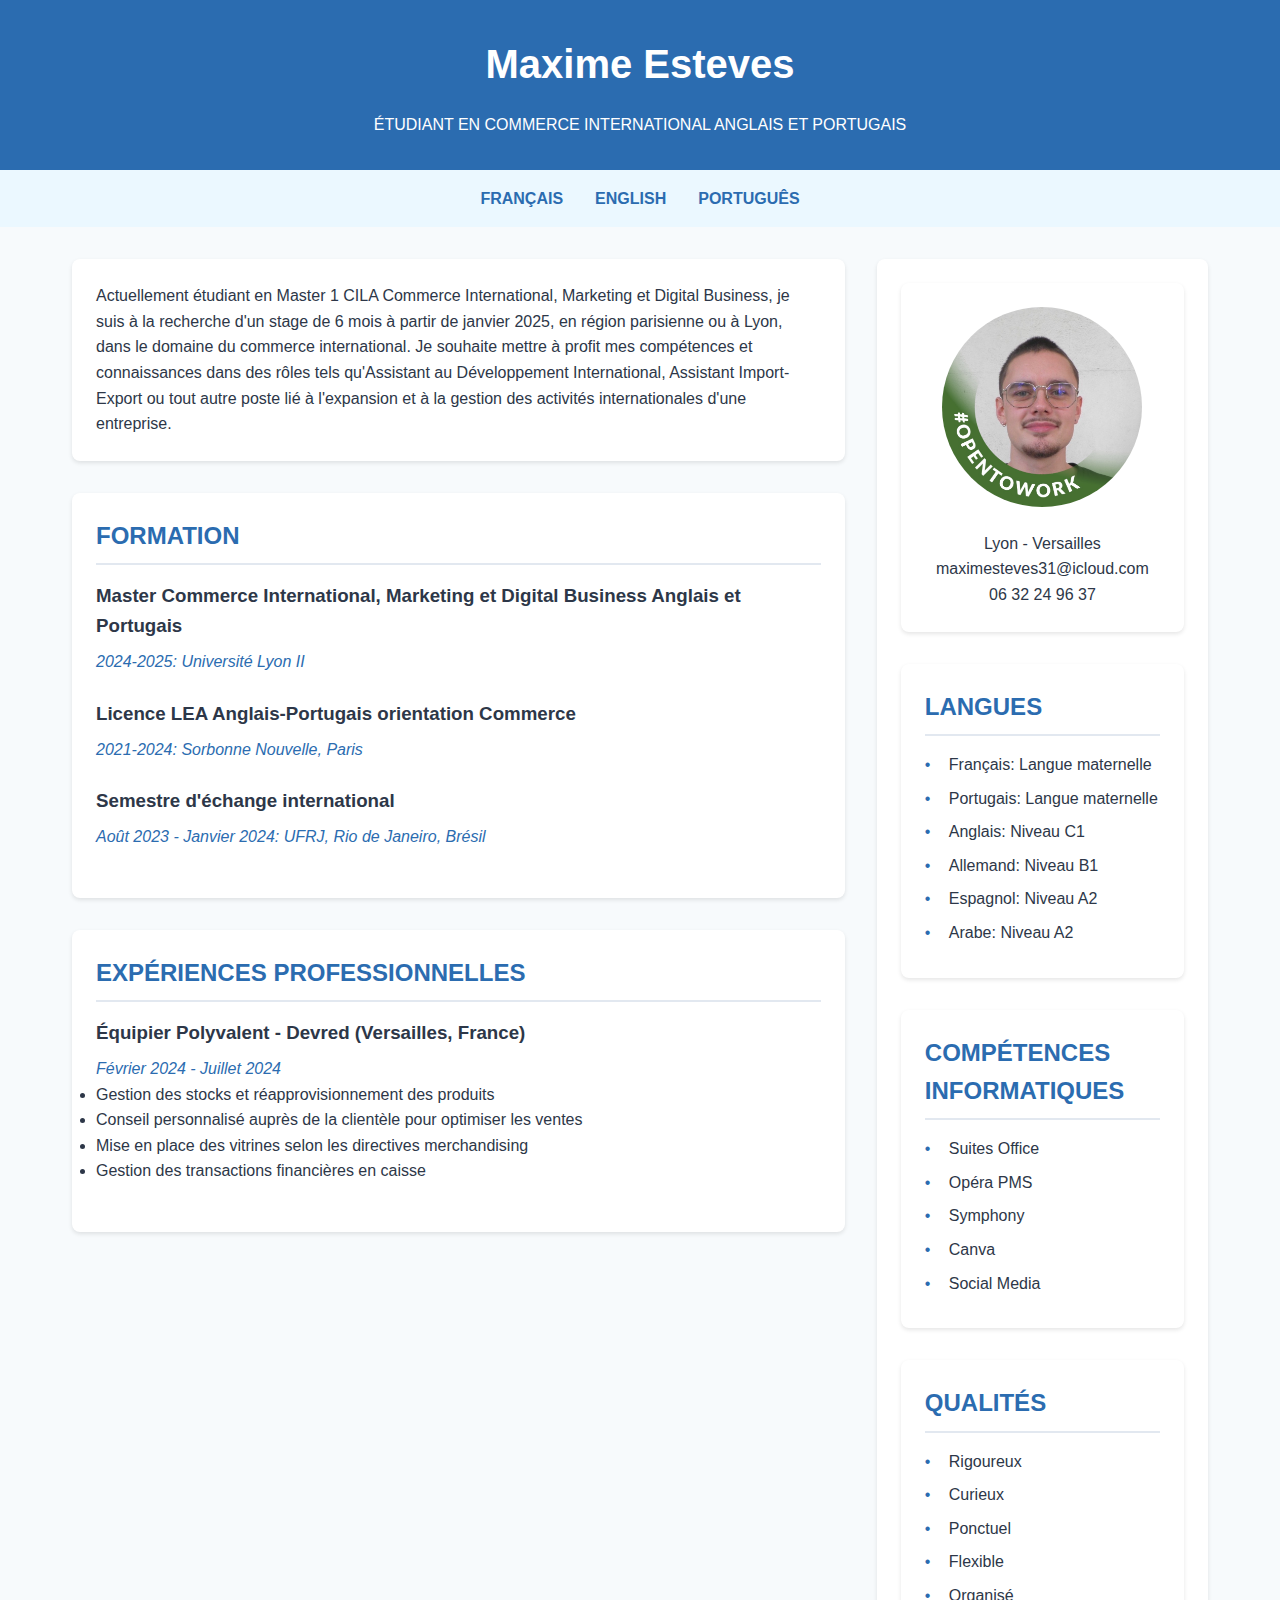
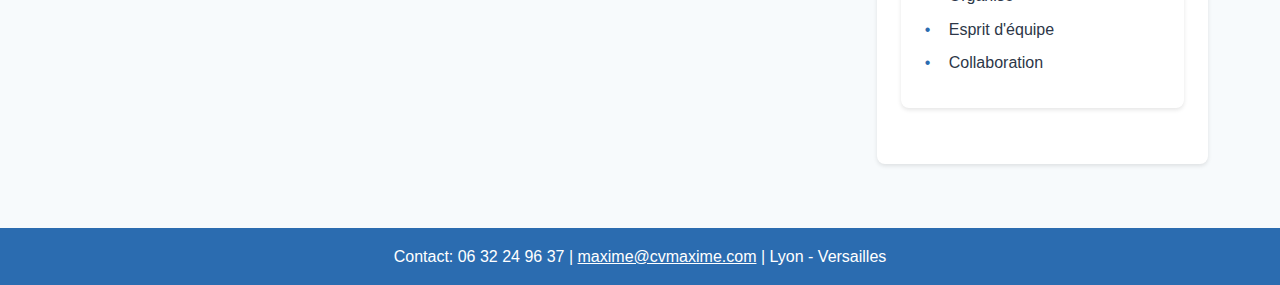
<file: index.html>
<!DOCTYPE html>
<html lang="fr">
  <head>
    <meta charset="UTF-8" />
    <meta name="viewport" content="width=device-width, initial-scale=1.0" />
    <title>Maxime Esteves - CV</title>
    <link rel="stylesheet" href="styles.css" />
  </head>
  <body>
    <header>
      <h1>Maxime Esteves</h1>
      <p>ÉTUDIANT EN COMMERCE INTERNATIONAL ANGLAIS ET PORTUGAIS</p>
    </header>

    <!-- Barre de navigation pour le changement de langue -->
    <nav>
      <a href="index.html">FRANÇAIS</a>
      <a href="index-en.html">ENGLISH</a>
      <a href="index-pt.html">PORTUGUÊS</a>
    </nav>

    <!-- Contenu principal du CV -->
    <main>
      <!-- Section principale avec les informations professionnelles -->
      <article>
        <!-- Présentation personnelle -->
        <section id="about">
          <p>
            Actuellement étudiant en Master 1 CILA Commerce International,
            Marketing et Digital Business, je suis à la recherche d'un stage de
            6 mois à partir de janvier 2025, en région parisienne ou à Lyon,
            dans le domaine du commerce international. Je souhaite mettre à
            profit mes compétences et connaissances dans des rôles tels
            qu'Assistant au Développement International, Assistant Import-Export
            ou tout autre poste lié à l'expansion et à la gestion des activités
            internationales d'une entreprise.
          </p>
        </section>

        <!-- Section formation avec liste chronologique -->
        <section id="education">
          <h2>FORMATION</h2>
          <div class="experience">
            <h3>
              Master Commerce International, Marketing et Digital Business
              Anglais et Portugais
            </h3>
            <p class="experience-date">2024-2025: Université Lyon II</p>
          </div>
          <div class="experience">
            <h3>Licence LEA Anglais-Portugais orientation Commerce</h3>
            <p class="experience-date">2021-2024: Sorbonne Nouvelle, Paris</p>
          </div>
          <div class="experience">
            <h3>Semestre d'échange international</h3>
            <p class="experience-date">
              Août 2023 - Janvier 2024: UFRJ, Rio de Janeiro, Brésil
            </p>
          </div>
        </section>

        <!-- Expériences professionnelles détaillées -->
        <section id="experience">
          <h2>EXPÉRIENCES PROFESSIONNELLES</h2>
          <div class="experience">
            <h3>Équipier Polyvalent - Devred (Versailles, France)</h3>
            <p class="experience-date">Février 2024 - Juillet 2024</p>
            <ul>
              <li>Gestion des stocks et réapprovisionnement des produits</li>
              <li>
                Conseil personnalisé auprès de la clientèle pour optimiser les
                ventes
              </li>
              <li>
                Mise en place des vitrines selon les directives merchandising
              </li>
              <li>Gestion des transactions financières en caisse</li>
            </ul>
          </div>
        </section>
      </article>

      <!-- Informations personnelles -->
      <aside>
        <!-- Section avec photo de profil et informations de contact -->
        <section class="personal-info">
          <img
            src="./assets/image.jpeg"
            alt="Photo de profil"
          />
          <p>Lyon - Versailles</p>
          <p>maximesteves31@icloud.com</p>
          <p>06 32 24 96 37</p>
        </section>

        <!-- Section langues avec liste des langues et niveaux -->
        <section id="languages">
          <h2>LANGUES</h2>
          <ul class="languages">
            <li>Français: Langue maternelle</li>
            <li>Portugais: Langue maternelle</li>
            <li>Anglais: Niveau C1</li>
            <li>Allemand: Niveau B1</li>
            <li>Espagnol: Niveau A2</li>
            <li>Arabe: Niveau A2</li>
          </ul>
        </section>

        <!-- Section compétences informatiques -->
        <section id="skills">
          <h2>COMPÉTENCES INFORMATIQUES</h2>
          <ul class="skills">
            <li>Suites Office</li>
            <li>Opéra PMS</li>
            <li>Symphony</li>
            <li>Canva</li>
            <li>Social Media</li>
          </ul>
        </section>

        <!-- Section qualités -->
        <section id="qualities">
          <h2>QUALITÉS</h2>
          <ul class="qualities">
            <li>Rigoureux</li>
            <li>Curieux</li>
            <li>Ponctuel</li>
            <li>Flexible</li>
            <li>Organisé</li>
            <li>Esprit d'équipe</li>
            <li>Collaboration</li>
          </ul>
        </section>
      </aside>
    </main>

    <!-- Pied de page avec les informations de contact -->
    <footer>
      <p>
        Contact: 06 32 24 96 37 | <a href="mailto:maxime@cvmaxime.com">maxime@cvmaxime.com</a> | Lyon - Versailles
      </p>
    </footer>
  </body>
</html>
</file>
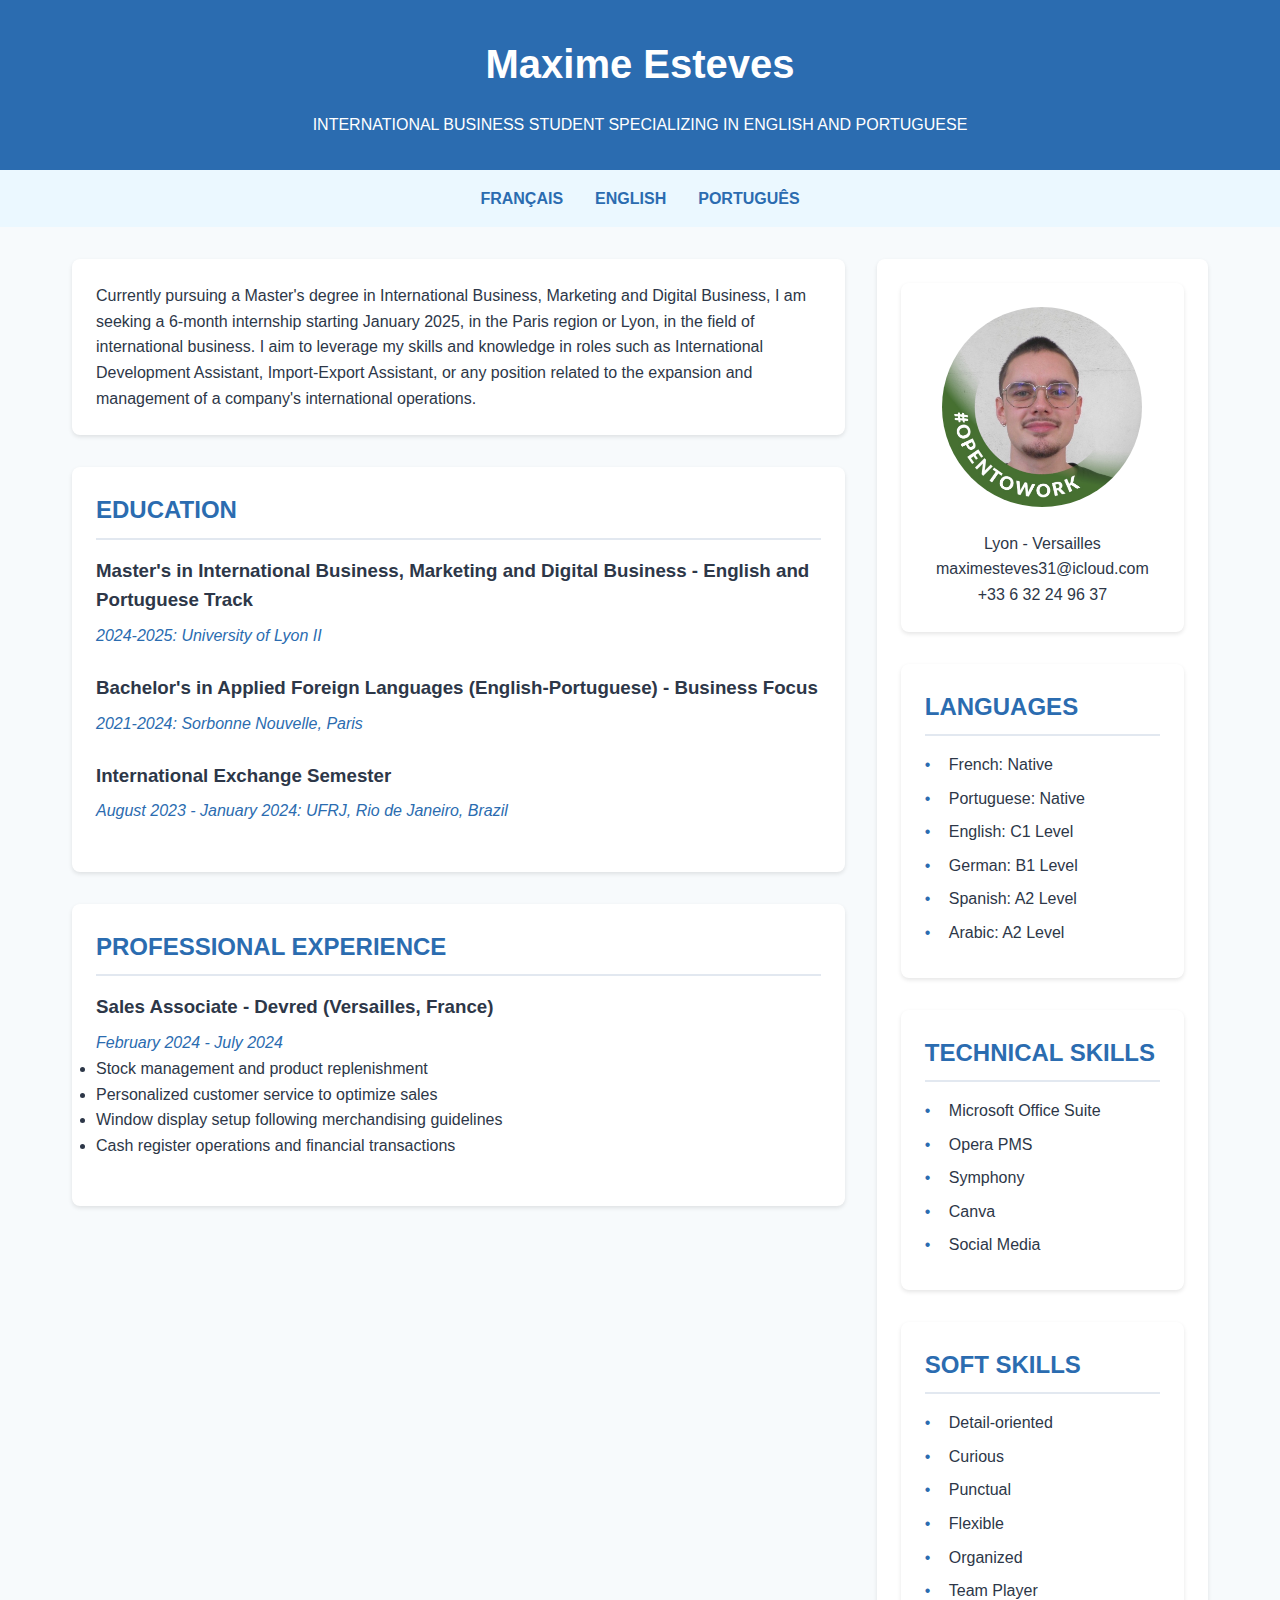
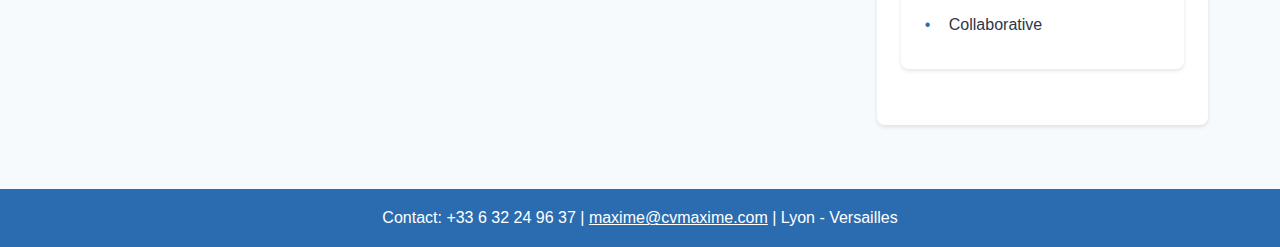
<file: index-en.html>
<!DOCTYPE html>
<html lang="en">
  <head>
    <meta charset="UTF-8" />
    <meta name="viewport" content="width=device-width, initial-scale=1.0" />
    <title>Maxime Esteves - Resume</title>
    <link rel="stylesheet" href="styles.css" />
  </head>
  <body>
    <header>
      <h1>Maxime Esteves</h1>
      <p>
        INTERNATIONAL BUSINESS STUDENT SPECIALIZING IN ENGLISH AND PORTUGUESE
      </p>
    </header>

    <nav>
      <a href="index.html">FRANÇAIS</a>
      <a href="index-en.html">ENGLISH</a>
      <a href="index-pt.html">PORTUGUÊS</a>
    </nav>

    <main>
      <article>
        <section id="about">
          <p>
            Currently pursuing a Master's degree in International Business,
            Marketing and Digital Business, I am seeking a 6-month internship
            starting January 2025, in the Paris region or Lyon, in the field of
            international business. I aim to leverage my skills and knowledge in
            roles such as International Development Assistant, Import-Export
            Assistant, or any position related to the expansion and management
            of a company's international operations.
          </p>
        </section>

        <section id="education">
          <h2>EDUCATION</h2>
          <div class="experience">
            <h3>
              Master's in International Business, Marketing and Digital Business
              - English and Portuguese Track
            </h3>
            <p class="experience-date">2024-2025: University of Lyon II</p>
          </div>
          <div class="experience">
            <h3>
              Bachelor's in Applied Foreign Languages (English-Portuguese) -
              Business Focus
            </h3>
            <p class="experience-date">2021-2024: Sorbonne Nouvelle, Paris</p>
          </div>
          <div class="experience">
            <h3>International Exchange Semester</h3>
            <p class="experience-date">
              August 2023 - January 2024: UFRJ, Rio de Janeiro, Brazil
            </p>
          </div>
        </section>

        <section id="experience">
          <h2>PROFESSIONAL EXPERIENCE</h2>
          <div class="experience">
            <h3>Sales Associate - Devred (Versailles, France)</h3>
            <p class="experience-date">February 2024 - July 2024</p>
            <ul>
              <li>Stock management and product replenishment</li>
              <li>Personalized customer service to optimize sales</li>
              <li>Window display setup following merchandising guidelines</li>
              <li>Cash register operations and financial transactions</li>
            </ul>
          </div>
        </section>
      </article>

      <aside>
        <section class="personal-info">
          <img
            src="./assets/image.jpeg"
            alt="Profile photo"
          />
          <p>Lyon - Versailles</p>
          <p>maximesteves31@icloud.com</p>
          <p>+33 6 32 24 96 37</p>
        </section>

        <section id="languages">
          <h2>LANGUAGES</h2>
          <ul class="languages">
            <li>French: Native</li>
            <li>Portuguese: Native</li>
            <li>English: C1 Level</li>
            <li>German: B1 Level</li>
            <li>Spanish: A2 Level</li>
            <li>Arabic: A2 Level</li>
          </ul>
        </section>

        <section id="skills">
          <h2>TECHNICAL SKILLS</h2>
          <ul class="skills">
            <li>Microsoft Office Suite</li>
            <li>Opera PMS</li>
            <li>Symphony</li>
            <li>Canva</li>
            <li>Social Media</li>
          </ul>
        </section>

        <section id="qualities">
          <h2>SOFT SKILLS</h2>
          <ul class="qualities">
            <li>Detail-oriented</li>
            <li>Curious</li>
            <li>Punctual</li>
            <li>Flexible</li>
            <li>Organized</li>
            <li>Team Player</li>
            <li>Collaborative</li>
          </ul>
        </section>
      </aside>
    </main>

    <footer>
      <p>
        Contact: +33 6 32 24 96 37 | <a href="mailto:maxime@cvmaxime.com">maxime@cvmaxime.com</a> | Lyon -
        Versailles
      </p>
    </footer>
  </body>
</html>
</file>
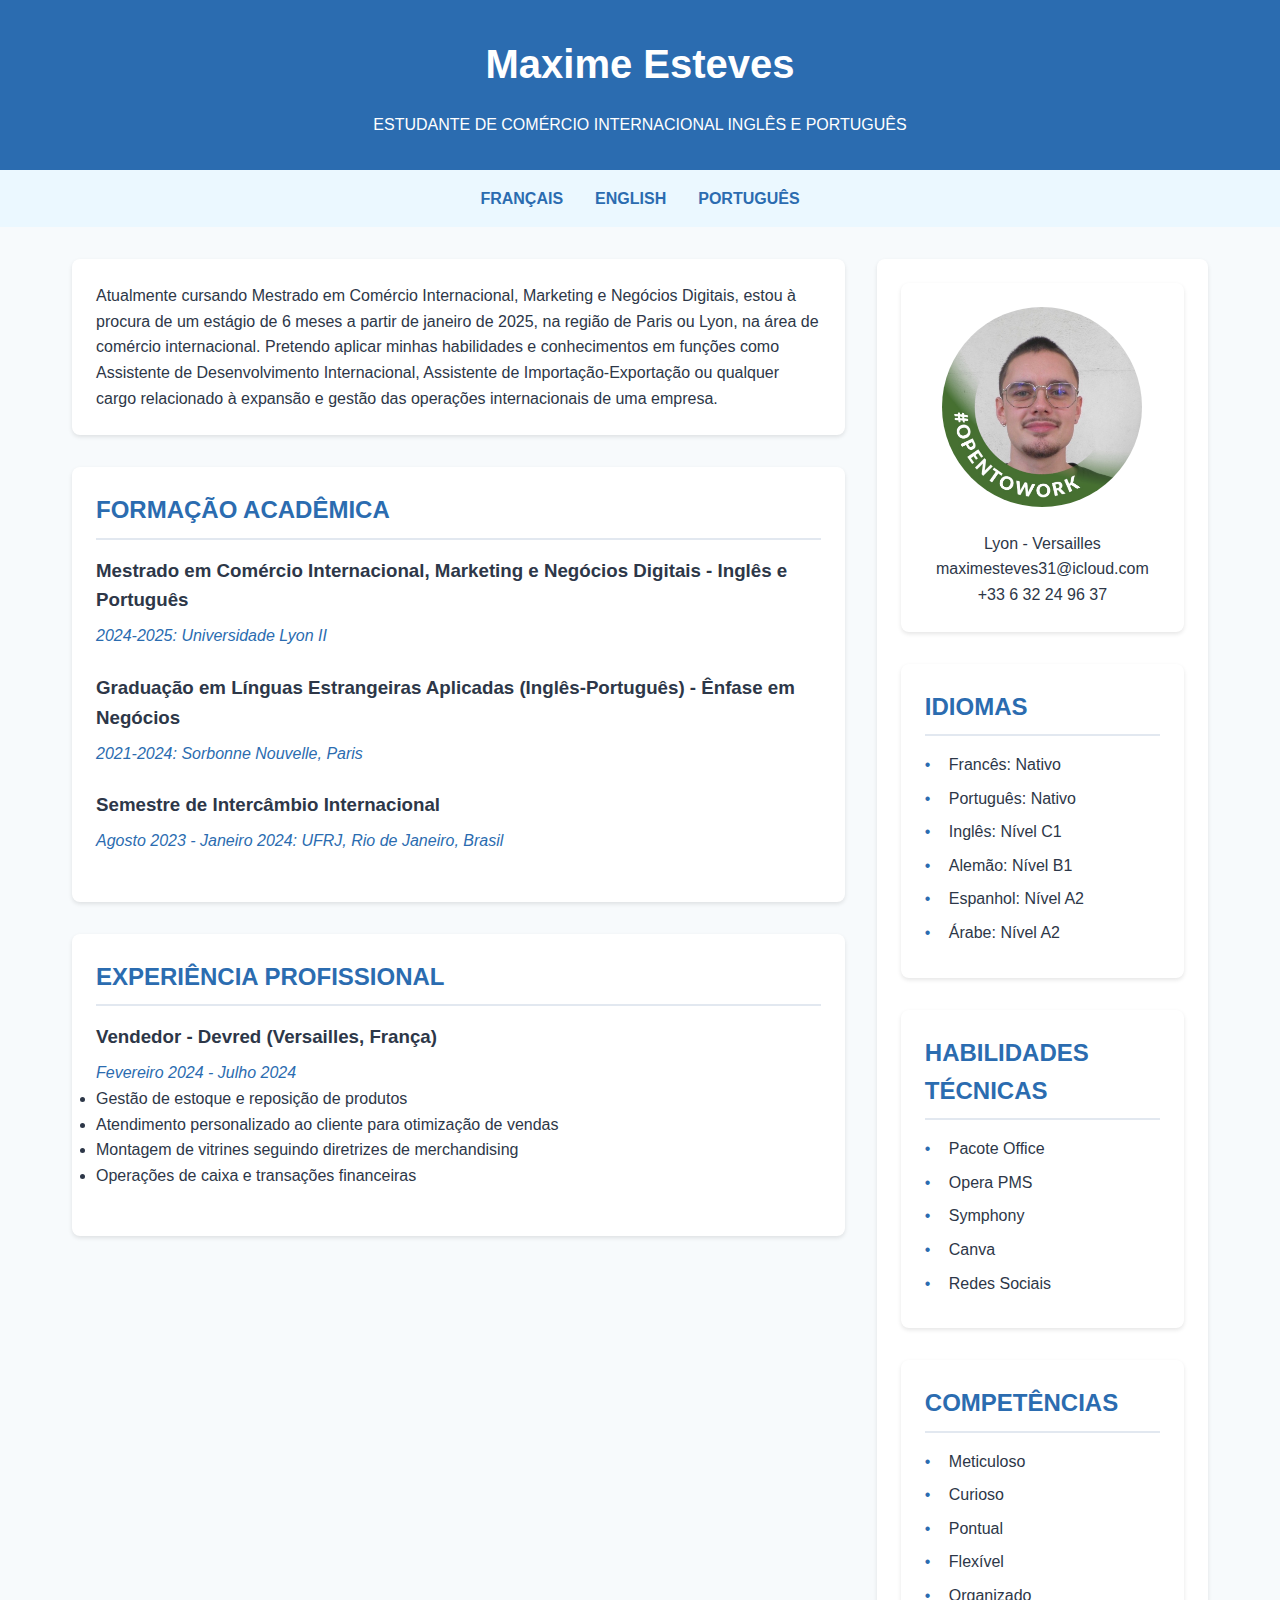
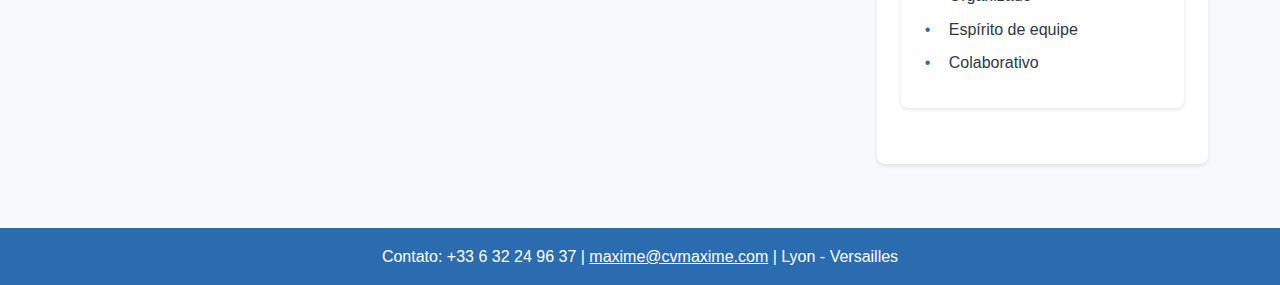
<file: index-pt.html>
<!DOCTYPE html>
<html lang="pt">
  <head>
    <meta charset="UTF-8" />
    <meta name="viewport" content="width=device-width, initial-scale=1.0" />
    <title>Maxime Esteves - Currículo</title>
    <link rel="stylesheet" href="styles.css" />
  </head>
  <body>
    <header>
      <h1>Maxime Esteves</h1>
      <p>ESTUDANTE DE COMÉRCIO INTERNACIONAL INGLÊS E PORTUGUÊS</p>
    </header>

    <nav>
      <a href="index.html">FRANÇAIS</a>
      <a href="index-en.html">ENGLISH</a>
      <a href="index-pt.html">PORTUGUÊS</a>
    </nav>

    <main>
      <article>
        <section id="about">
          <p>
            Atualmente cursando Mestrado em Comércio Internacional, Marketing e
            Negócios Digitais, estou à procura de um estágio de 6 meses a partir
            de janeiro de 2025, na região de Paris ou Lyon, na área de comércio
            internacional. Pretendo aplicar minhas habilidades e conhecimentos
            em funções como Assistente de Desenvolvimento Internacional,
            Assistente de Importação-Exportação ou qualquer cargo relacionado à
            expansão e gestão das operações internacionais de uma empresa.
          </p>
        </section>

        <section id="education">
          <h2>FORMAÇÃO ACADÊMICA</h2>
          <div class="experience">
            <h3>
              Mestrado em Comércio Internacional, Marketing e Negócios Digitais
              - Inglês e Português
            </h3>
            <p class="experience-date">2024-2025: Universidade Lyon II</p>
          </div>
          <div class="experience">
            <h3>
              Graduação em Línguas Estrangeiras Aplicadas (Inglês-Português) -
              Ênfase em Negócios
            </h3>
            <p class="experience-date">2021-2024: Sorbonne Nouvelle, Paris</p>
          </div>
          <div class="experience">
            <h3>Semestre de Intercâmbio Internacional</h3>
            <p class="experience-date">
              Agosto 2023 - Janeiro 2024: UFRJ, Rio de Janeiro, Brasil
            </p>
          </div>
        </section>

        <section id="experience">
          <h2>EXPERIÊNCIA PROFISSIONAL</h2>
          <div class="experience">
            <h3>Vendedor - Devred (Versailles, França)</h3>
            <p class="experience-date">Fevereiro 2024 - Julho 2024</p>
            <ul>
              <li>Gestão de estoque e reposição de produtos</li>
              <li>
                Atendimento personalizado ao cliente para otimização de vendas
              </li>
              <li>Montagem de vitrines seguindo diretrizes de merchandising</li>
              <li>Operações de caixa e transações financeiras</li>
            </ul>
          </div>
        </section>
      </article>

      <aside>
        <section class="personal-info">
          <img
          src="./assets/image.jpeg"
            alt="Foto de perfil"
          />
          <p>Lyon - Versailles</p>
          <p>maximesteves31@icloud.com</p>
          <p>+33 6 32 24 96 37</p>
        </section>

        <section id="languages">
          <h2>IDIOMAS</h2>
          <ul class="languages">
            <li>Francês: Nativo</li>
            <li>Português: Nativo</li>
            <li>Inglês: Nível C1</li>
            <li>Alemão: Nível B1</li>
            <li>Espanhol: Nível A2</li>
            <li>Árabe: Nível A2</li>
          </ul>
        </section>

        <section id="skills">
          <h2>HABILIDADES TÉCNICAS</h2>
          <ul class="skills">
            <li>Pacote Office</li>
            <li>Opera PMS</li>
            <li>Symphony</li>
            <li>Canva</li>
            <li>Redes Sociais</li>
          </ul>
        </section>

        <section id="qualities">
          <h2>COMPETÊNCIAS</h2>
          <ul class="qualities">
            <li>Meticuloso</li>
            <li>Curioso</li>
            <li>Pontual</li>
            <li>Flexível</li>
            <li>Organizado</li>
            <li>Espírito de equipe</li>
            <li>Colaborativo</li>
          </ul>
        </section>
      </aside>
    </main>

    <footer>
      <p>
        Contato: +33 6 32 24 96 37 | <a href="mailto:maxime@cvmaxime.com">maxime@cvmaxime.com</a> | Lyon -
        Versailles
      </p>
    </footer>
  </body>
</html>
</file>
<file: styles.css>
/* Définition des variables de couleurs globales */
:root {
  --primary-color: #2b6cb0; /* Bleu principal */
  --secondary-color: #ebf8ff; /* Bleu clair */
  --text-color: #2d3748; /* Couleur du texte */
  --border-color: #e2e8f0; /* Couleur des bordures */
}

/* Reset CSS pour uniformiser l'affichage */
* {
  margin: 0;
  padding: 0;
  box-sizing: border-box;
}

/* Styles de base du document */
body {
  font-family: Arial, sans-serif;
  line-height: 1.6;
  color: var(--text-color);
  background-color: #f7fafc;
}

/* Style de l'en-tête */
header {
  background-color: var(--primary-color);
  color: white;
  padding: 2rem;
  text-align: center;
}

/* Barre de navigation */
nav {
  background-color: var(--secondary-color);
  padding: 1rem;
  display: flex;
  justify-content: center;
  gap: 2rem;
}

/* Liens de navigation */
nav a {
  color: var(--primary-color);
  text-decoration: none;
  font-weight: bold;
  transition: color 0.3s;
}

/* Effet hover sur les liens */
nav a:hover {
  color: #1a4971;
}

/* Layout principal en grid */
main {
  max-width: 1200px;
  margin: 0 auto;
  padding: 2rem;
  display: grid;
  grid-template-columns: 7fr 3fr; /* Ratio 70/30 */
  gap: 2rem;
}

/* Style de la barre latérale */
aside {
  background-color: white;
  padding: 1.5rem;
  border-radius: 8px;
  box-shadow: 0 2px 4px rgba(0, 0, 0, 0.1);
}

/* Style des informations personnelles */
.personal-info {
  text-align: center;
}

/* Style de la photo de profil */
.personal-info img {
  width: 200px;
  height: 200px;
  border-radius: 50%;
  margin-bottom: 1rem;
  object-fit: cover;
}

/* Style des sections */
section {
  background-color: white;
  padding: 1.5rem;
  margin-bottom: 2rem;
  border-radius: 8px;
  box-shadow: 0 2px 4px rgba(0, 0, 0, 0.1);
}

/* Styles des titres */
h1 {
  font-size: 2.5rem;
  margin-bottom: 1rem;
}

h2 {
  color: var(--primary-color);
  border-bottom: 2px solid var(--border-color);
  padding-bottom: 0.5rem;
  margin-bottom: 1rem;
}

h3 {
  margin-bottom: 0.5rem;
}

/* Style des expériences */
.experience {
  margin-bottom: 1.5rem;
}

.experience-date {
  color: var(--primary-color);
  font-style: italic;
}

/* Style des listes */
.languages,
.skills,
.qualities {
  list-style: none;
}

/* Style des éléments de liste */
.languages li,
.skills li,
.qualities li {
  margin-bottom: 0.5rem;
  padding-left: 1.5rem;
  position: relative;
}

/* Puces personnalisées pour les listes */
.languages li::before,
.skills li::before,
.qualities li::before {
  content: "•";
  color: var(--primary-color);
  position: absolute;
  left: 0;
}

/* Style du pied de page */
footer {
  background-color: var(--primary-color);
  color: white;
  text-align: center;
  padding: 1rem;
  margin-top: 2rem;
}

footer a {
  color: white;
}

/* Media queries pour le responsive */
@media (max-width: 768px) {
  main {
    grid-template-columns: 1fr; /* Passage en une colonne */
  }

  nav {
    flex-direction: column;
    align-items: center;
    gap: 1rem;
  }

  aside {
    order: -1; /* Place la sidebar en premier sur mobile */
  }
}
</file>
